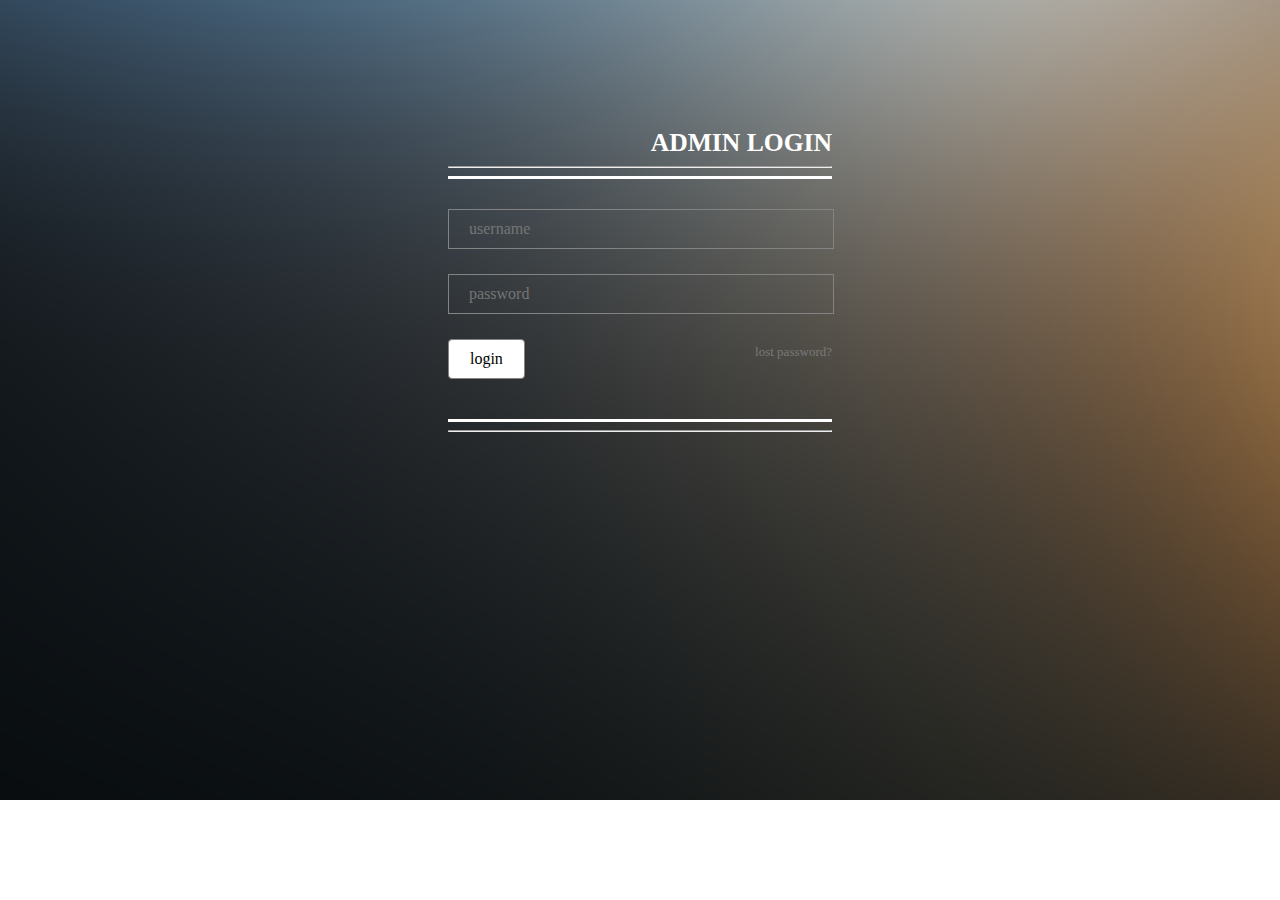
<file: AdminLogin/index.html>
<!DOCTYPE html>
<html lang="en">
<head>
        <meta charset="UTF-8">
        <meta name="viewport" content="width=device-width, initial-scale=1">
        <meta name="description" content="Here you can login your account...">
        <meta http-equiv="X-UA-Compatible" content="IE=edge">
        <title>Admin LogIn</title>
        
        <!-- Stylesheets -->
        <link rel="shortcut icon" href="favicon.png" type="image/x-icon">
        <link rel="stylesheet" type="text/css" href="css/normalize.css" media="all" />
        <link rel="stylesheet" type="text/css" href="css/font-awesome.min.css" media="all" />
        <link rel="stylesheet" type="text/css" href="style.css" media="all" />
        
        
        <!-- JS Files -->
        <script type="text/javascript" src="js/modernizr.js"></script>
</head>
<body>

    <div class="container">
            <h3>admin login</h3>
            
            <div class="border1">
                    <hr>
            </div>
            <form action="submit.html" target="_blank">
                <input type="text" placeholder="     username" name="username"   > 
                <input type="password" placeholder="     password" name="pass">
                <div class="submit">
                    <input type="submit" value="login">
                </div>
                <div class="lost"><a href="#">lost password?</a></div>
                
            </form>
            <div class="border2">
                    <hr>
            </div>
            
    </div>
    
</body>
</html>
</file>
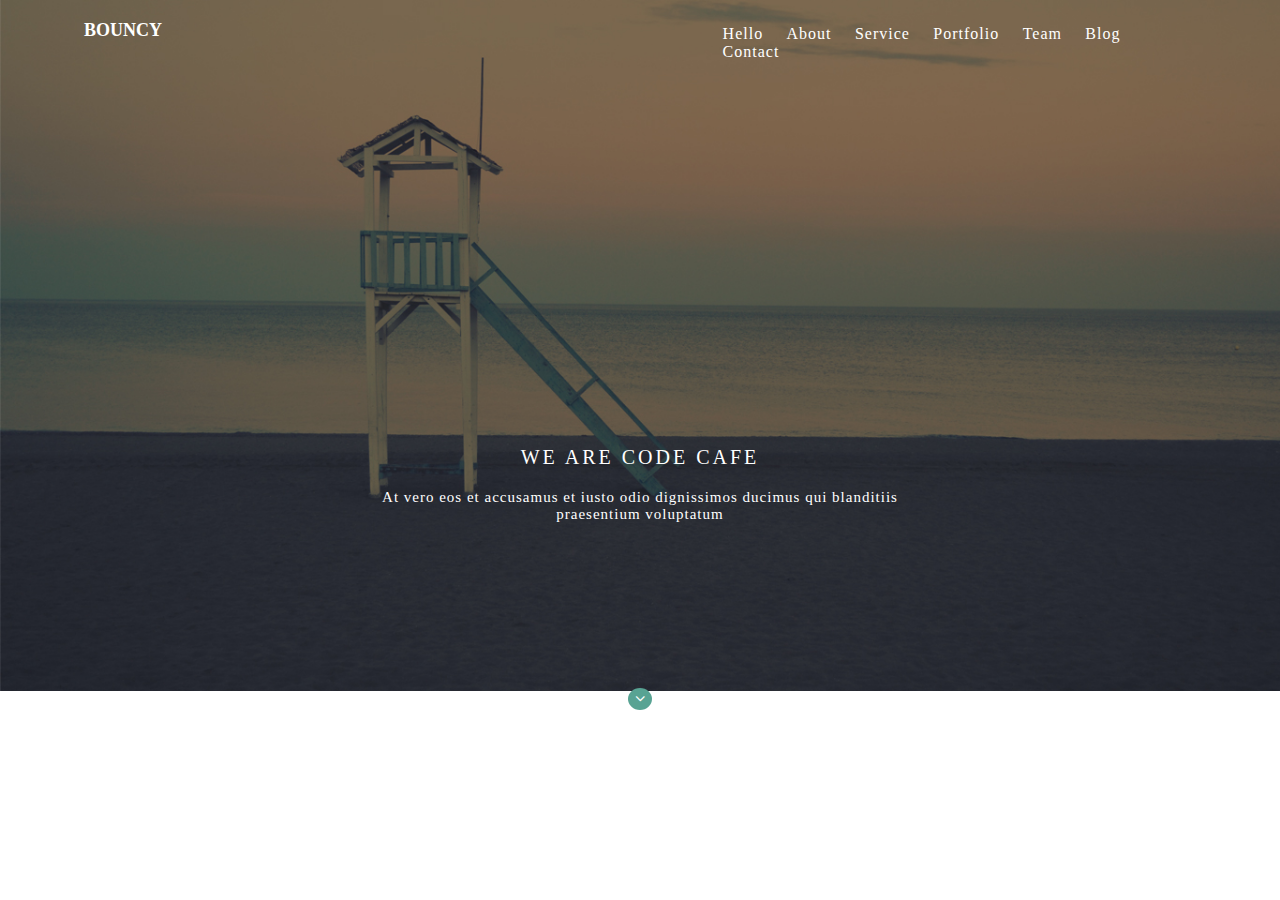
<file: Bouncy/index.html>
<!DOCTYPE html>
<html lang="en">
<head>
        <meta charset="UTF-8">
        <meta name="viewport" content="width=device-width, initial-scale=1">
        <meta name="description" content="Client stisfaction is our main target...">
        <meta http-equiv="X-UA-Compatible" content="IE=edge">
        <title>Bouncy</title>
        
        <!-- Stylesheets -->
        <link rel="shortcut icon" href="favicon.png" type="image/x-icon">
        <link rel="stylesheet" type="text/css" href="css/normalize.css" media="all" />
        <link rel="stylesheet" type="text/css" href="css/font-awesome.min.css" media="all" />
        <link rel="stylesheet" type="text/css" href="style.css" media="all" />
        
        
        <!-- JS Files -->
        <script type="text/javascript" src="js/modernizr.js"></script>
</head>
<body>
    
    <div class="intro-section">
       <div class="container">
            <div class="logo-area">
                    <h2>bouncy</h2>
            </div>
            <div class="main-menu">
                <ul>
                    <li class="active" ><a href="#">hello</a></li>
                    <li><a href="#">about</a></li>
                    <li><a href="#">service</a></li>
                    <li><a href="#">portfolio</a></li>
                    <li><a href="#">team</a></li>
                    <li><a href="#">blog</a></li>
                    <li><a href="#">Contact</a></li>
                </ul>
            </div>
            <div class="intro">
                <div class="intro-area">
                    <div class="main">
                        <p>we  are  code  cafe</p>
                    </div>
                    <div class="description">
                        <p>At vero eos et accusamus et iusto odio dignissimos ducimus qui blanditiis <br> praesentium voluptatum</p>
                    </div>
                </div>
                <div class="more">
                    <button> <i class="fa fa-angle-down"></i> </button>
        
                </div>
            </div>
       </div>
    </div>




</body>
</file>
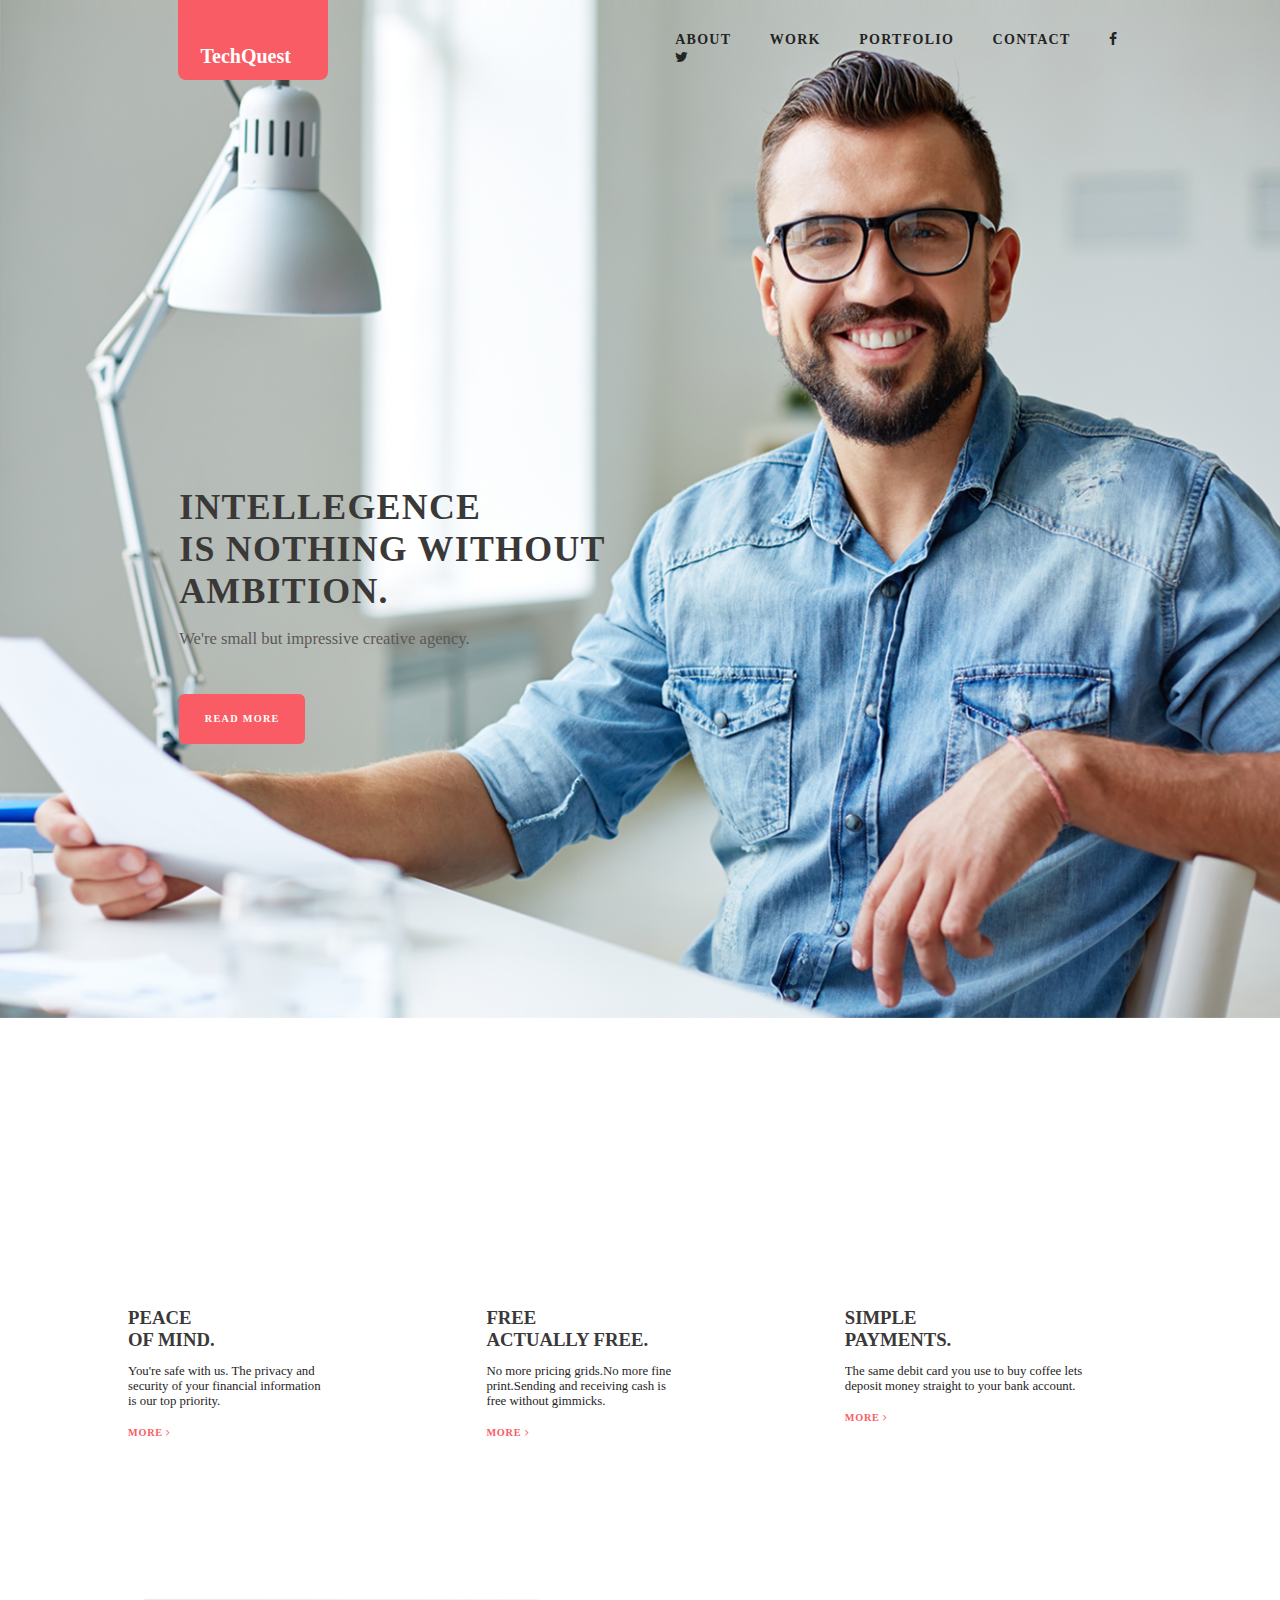
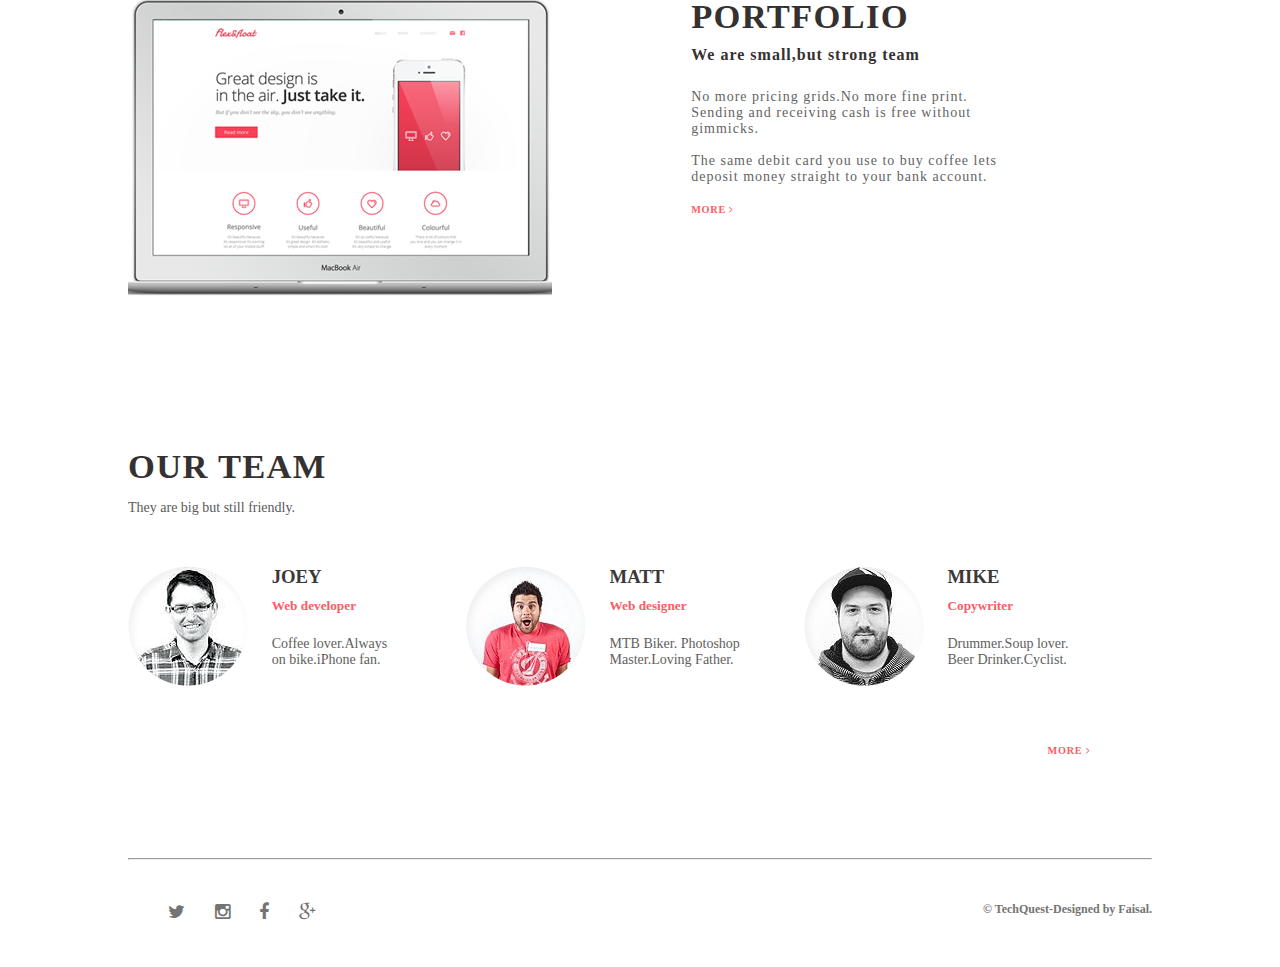
<file: Freelancer Portfolio/index.html>
<!DOCTYPE HTML>
<html lang="en-US">
<head>
	<meta charset="UTF-8">
	<meta name="viewport" content="width=device-width, initial-scale=1">
	<meta name="description" content="Client Satisfaction is our main motto.">
	<meta http-equiv="X-UA-Compatible" content="IE=edge">
	<title>TechQuest</title>
	
	<!-- Stylesheets -->
	<link rel="shortcut icon" href="favicon.png" type="image/x-icon">
	<link rel="stylesheet" type="text/css" href="css/normalize.css" media="all" />
	<link rel="stylesheet" type="text/css" href="css/font-awesome.min.css" media="all" />
	<link rel="stylesheet" type="text/css" href="style.css" media="all" />
	
	
	<!-- JS Files -->
	<script type="text/javascript" src="js/modernizr.js"></script>
</head>
<body>

	<!-----------------------------------------------------------
		------------------------------- Intro Section Start From Here ------------------
		---------------------------------------------------- -->

	<div class="intro-section">
		<div class="container">
				<div class="logo">
						<h3>TechQuest</h3>
					</div>
				
					<!-- navigation menu -->
					<div class="nav">
							<ul>
									<li><a href="#">about</a></li>
									<li><a href="#">work</a></li>
									<li><a href="#">portfolio</a></li>
									<li><a href="#">contact</a></li>
									<li><a href="#"><i class="fa fa-twitter"></i></a></li>
									<li><a href="#"><i class="fa fa-facebook"></i></a></li>
								</ul>
					</div>
					
					<div class="motto-part">
							<div class="motto">
									<h2>intellegence <br> is nothing without <br> ambition.</h2>
									<p>We're small but impressive creative agency.</p>
								</div>
								<div class="more">
										<a href="#">read more</a>
								</div>
					</div>
					
					
		</div>
	</div>



	<!-- ---------------------------------------------------------------------------
		-------------------------------------- Service-Section Start From Here --------------------
	------------------------------------------------------------------------------------- -->

		<div class="container">
				<div class="service-section">

						<div class="peace">
							<h3>peace <br>
								of mind.
							</h3>
							<p>You're safe with us. The privacy and <br>
							security of your financial information <br> is our top priority.</p>
							<a href="#">more <i class="fa fa-angle-right"></i> </a>
						</div>
						<div class="free">
							<h3>free <br> actually free.</h3>
							<p>No more pricing grids.No more fine <br> print.Sending and receiving cash is <br> free without gimmicks.</p>
							<a href="#">more <i class="fa fa-angle-right"></i> </a>
						</div>
						<div class="simple">
							<h3>simple <br> payments.</h3>
							<p>The same debit card you use to buy coffee lets deposit money straight to your bank account.</p>
							<a href="#">more <i class="fa fa-angle-right"> </i></a>
						</div>
					</div>
		</div>
	

<!-- ---------------------------------------------------------------------------
		--------------------------------------Portfolio-Section Start From Here --------------------
	------------------------------------------------------------------------------------- -->

	<div class="portfolio-section">

		<div class="container">
			
				<div class="mac">
						<img src="images/mac.jpg" alt="macbook">
				</div>
				<div class="portfolio">
					<h2>portfolio</h2>
					<h4>We are small,but strong team</h4>
					<p>
						No more pricing grids.No more fine print. <br> Sending and receiving cash is free without gimmicks.
					<br>
					<br>
					The same debit card you use to buy coffee lets <br> deposit money straight to your bank account.
					</p>
					<a href="#">more <i class="fa fa-angle-right"> </i></a>
				</div>
		</div>
		
	</div>

	<!-- ---------------------------------------------------------------------------
		--------------------------------------Team-Section Start From Here --------------------
	------------------------------------------------------------------------------------- -->

	<div class="team-section">

		<div class="container">
			<div class="main">
				<h2>our team</h2>
				<p>They are big but still friendly.</p>
			</div>
			

			<div class="individual-detail">

			
				<div class="first">
					<div class="image">
						<img src="images/first.jpg" alt="image">
					</div>
					<div class="about">
						<h3>joey</h3>
						<h5>Web developer</h5>
						<p>Coffee lover.Always <br> on bike.iPhone fan.</p>
					</div>
				</div>
				<div class="second">
					<div class="image">
						<img src="images/second.jpg" alt="image">
					</div>
					<div class="about">
						<h3>matt</h3>
						<h5>Web designer</h5>
						<p>MTB Biker. Photoshop <br> Master.Loving Father.</p>
					</div>
				</div>
				<div class="third">
					<div class="image">
							<img src="images/third.jpg" alt="image">
					</div>
					<div class="about">
						<h3>mike</h3>
						<h5>Copywriter</h5>
						<p>Drummer.Soup lover. <br> Beer Drinker.Cyclist.</p>
					</div>
				</div>
			</div>
			<div class="detail">
					<a href="#">more <i class="fa fa-angle-right"></i></a>
			</div>

		</div>

	</div>


	<!-- ---------------------------------------------------------------------------
		--------------------------------------Footer-Section Start From Here --------------------
	------------------------------------------------------------------------------------- -->


	<div class="footer-section">
		<div class="container">
				<hr>
				<br>
			
				<div class="social">
					<ul>
						<li><a href="#"><i class="fa fa-twitter"></i></a></li>
						<li><a href="#"><i class="fa fa-instagram"></i></a></li>
						<li><a href="#"><i class="fa fa-facebook"></i></a></li>
						<li><a href="#"><i class="fa fa-google-plus"></i></a></li>
					</ul>
				</div>
				<div class="copyright">
					<p>&copy; TechQuest-Designed by <a href="www.facebook.com/faisal0218" target="_blank">Faisal.</a> </p>
				</div>
		</div>
		
	</div>

    
	
	
</body>
</html>
</file>
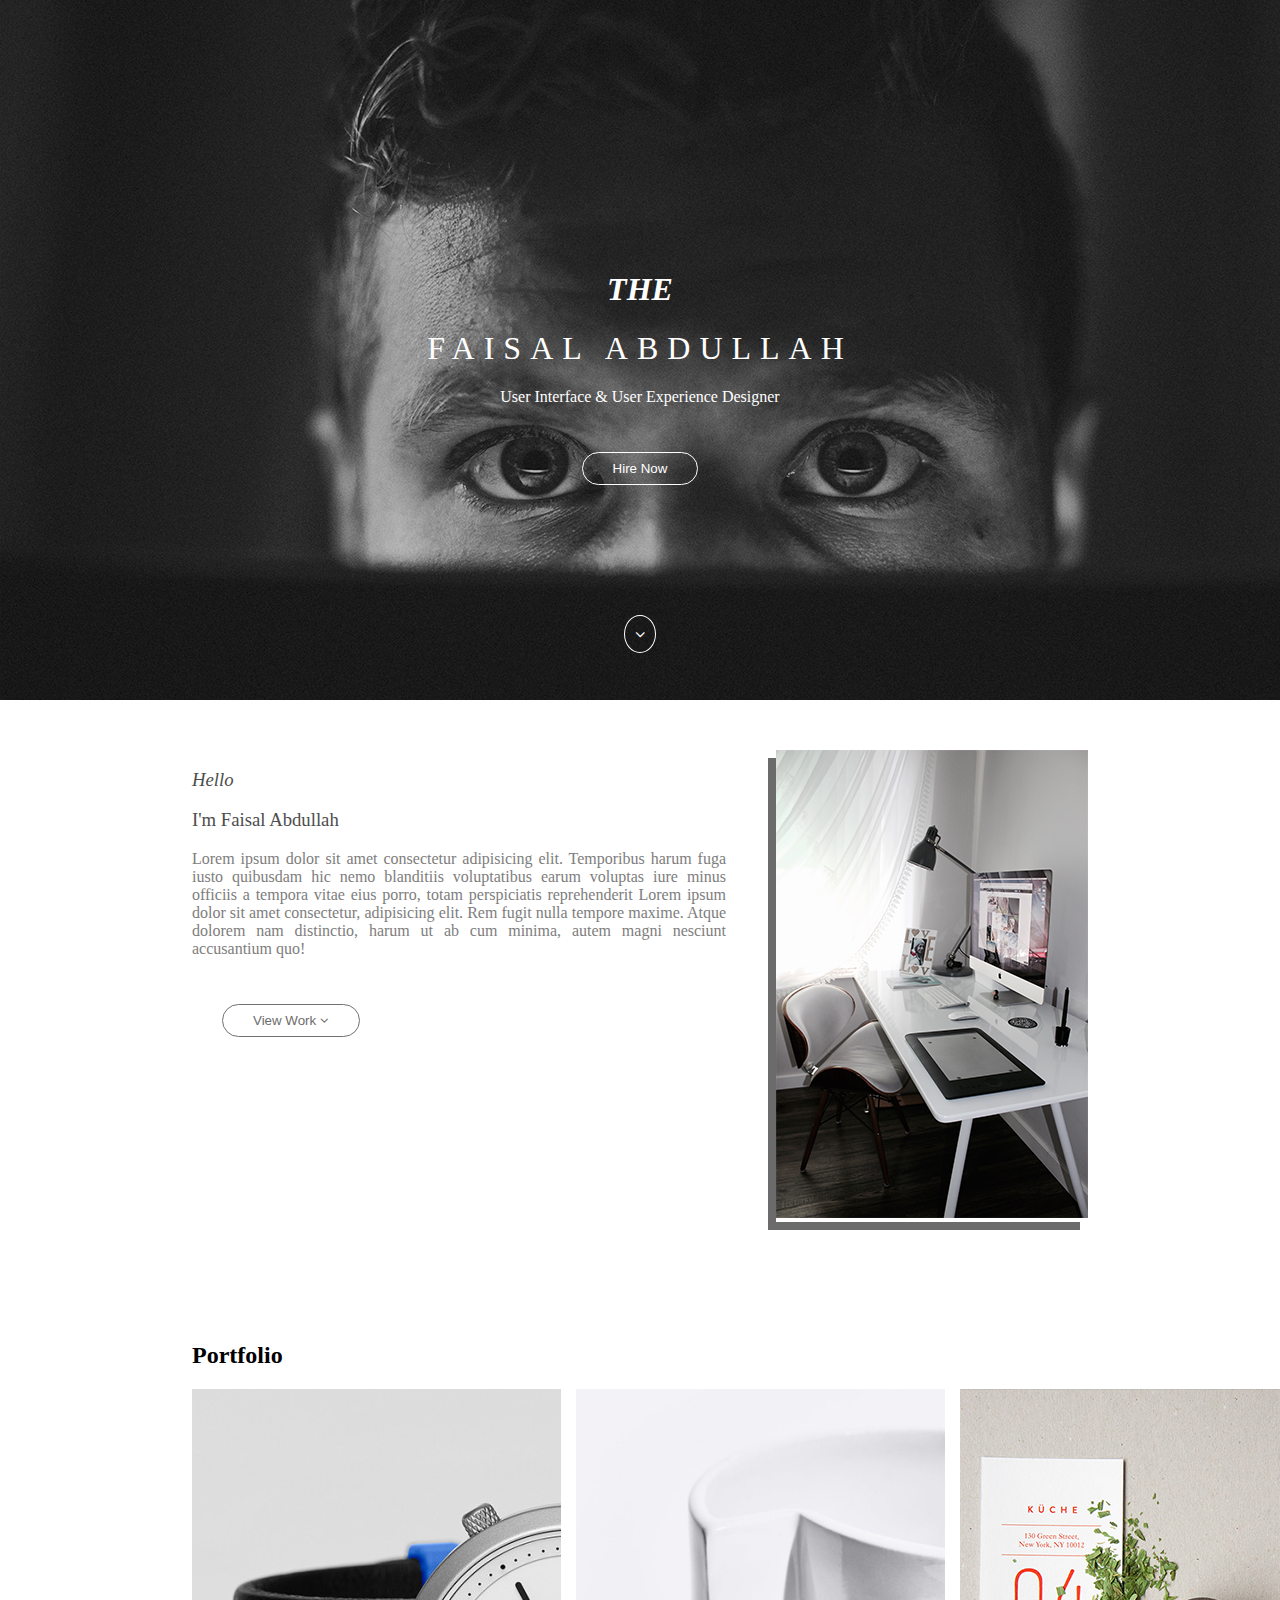
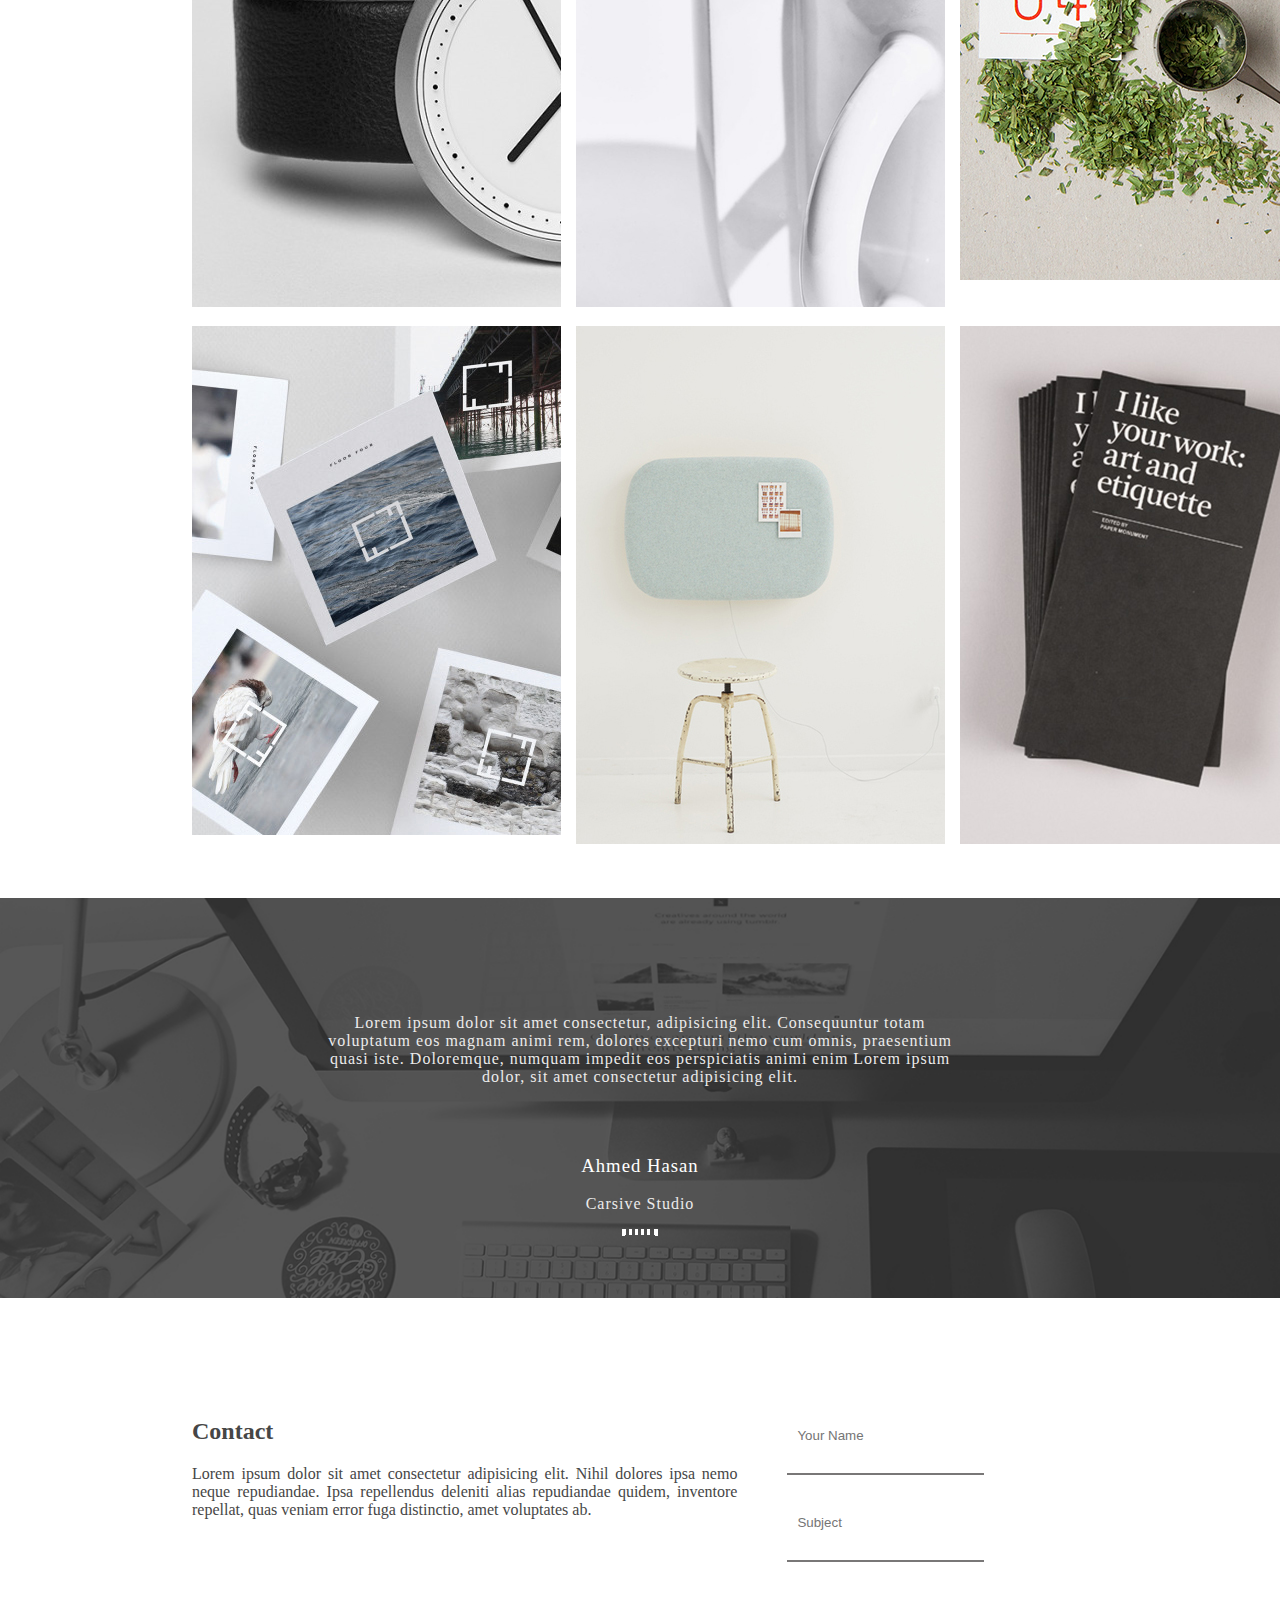
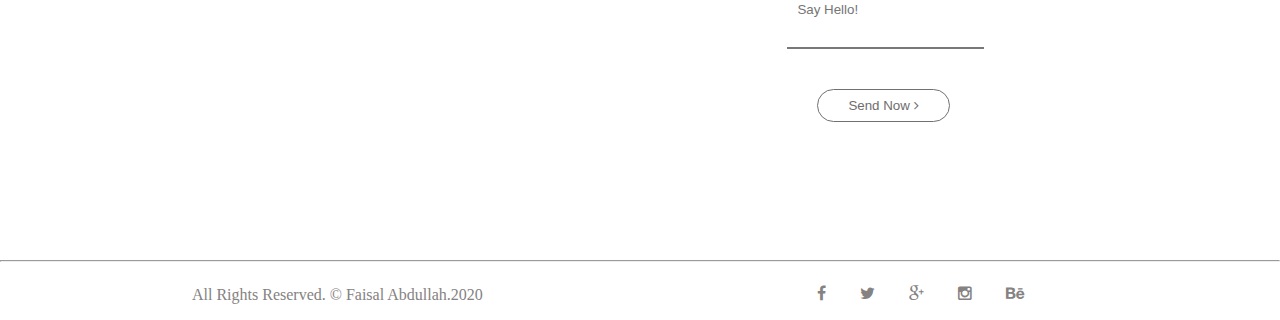
<file: Landing Page/index.html>
<!DOCTYPE html>
<html lang="en">
<head>
    <meta charset="UTF-8">
    <meta name="viewport" content="width=device-width, initial-scale=1.0">
    <title>Faisal Abdullah</title>
    <link rel="stylesheet" href="css/style.css">
    <link rel="stylesheet" href="css/font-awesome.min.css">

</head>
<body>
    <header>
        <div class="fullbio">
            <div class="bio">
                <h1 class="stylish">the</h1>
                <h1 class="name">faisal abdullah</h1>
                <p>user interface & user experience designer</p>
            
            <div class="hire"> 
                <button type="button" name="hirebutton">hire now</button>
            </div>
        </div> 
           
        <div class="more">
                <a href="#"><i class="fa fa-angle-down"></i></a> 
             </div>
        </div>
        
    </header>

    <section class="about container">
        <div class="main">
            <h3 class="stylish">hello</h3>
            <h3>i'm faisal abdullah</h3>
            <p>Lorem ipsum dolor sit amet consectetur adipisicing elit. Temporibus harum fuga iusto quibusdam hic nemo blanditiis voluptatibus earum voluptas iure minus officiis a tempora vitae eius porro, totam perspiciatis reprehenderit Lorem ipsum dolor sit amet consectetur, adipisicing elit. Rem fugit nulla tempore maxime. Atque dolorem nam distinctio, harum ut ab cum minima, autem magni nesciunt accusantium quo! </p>

            <button type="button" name="workbutton">view work  <i class="fa fa-angle-down"></i> </button>
        </div>
        <div class="img"> <img src="images/desk.jpg" alt=""> </div>
    </section>

    <section class="portfolio container">
        <h2>portfolio</h2>
        <div class="completedproject">
            <div class="one"><img src="images/watch.jpg" alt="watch"></div>
            <div class="two"><img src="images/mug.jpg" alt="mug"></div>
            <div class="three"><img src="images/lif.jpg" alt="liflet"></div>
            <div class="four"><img src="images/wall.jpg" alt="wallmatt"></div>
            <div class="five"><img src="images/tool.jpg" alt="tool"></div>
            <div class="six"><img src="images/appr.jpg" alt="appr"></div>
        </div>
    </section>
    
    <section class="recomendation">
        <div class="container recwrap">
        <p>Lorem ipsum dolor sit amet consectetur, adipisicing elit. Consequuntur totam voluptatum eos magnam animi rem, dolores excepturi nemo cum omnis, praesentium quasi iste. Doloremque, numquam impedit eos perspiciatis animi enim Lorem ipsum dolor, sit amet consectetur adipisicing elit. </p>

        <h3>ahmed hasan</h3>
        <p>Carsive Studio</p>

        <div class="break"></div>
        </div>
    </section>

    <section class="contact ">
        <div class="left">
            <h2>contact</h2>
            <p>Lorem ipsum dolor sit amet consectetur adipisicing elit. Nihil dolores ipsa nemo neque repudiandae. Ipsa repellendus deleniti alias repudiandae quidem, inventore repellat, quas veniam error fuga distinctio, amet voluptates ab.</p>
        </div>
        <div class="right">
            <form action="#">
                <input type="text" placeholder="Your Name">
                <input type="text" placeholder="Subject">
                <input type="text" placeholder="Say Hello!" >
                <button type="submit">send now <i class="fa fa-angle-right"></i> </button>
            </form>
        </div>
    </section>

    <hr>

    <footer>
        <div class="copyright">
            <p>all rights reserved. &copy; faisal abdullah.2020</p>
        </div>
        <div class="social">
            <a><i class="fa fa-facebook"></i></a>
            <a><i class="fa fa-twitter"></i></a>
            <a><i class="fa fa-google-plus"></i></a>
            <a><i class="fa fa-instagram"></i></a>
            <a><i class="fa fa-behance"></i></a>
            <a><i class="fa fa-dribble"></i></a>
        </div>
    </footer>
</body>
</html>
</file>
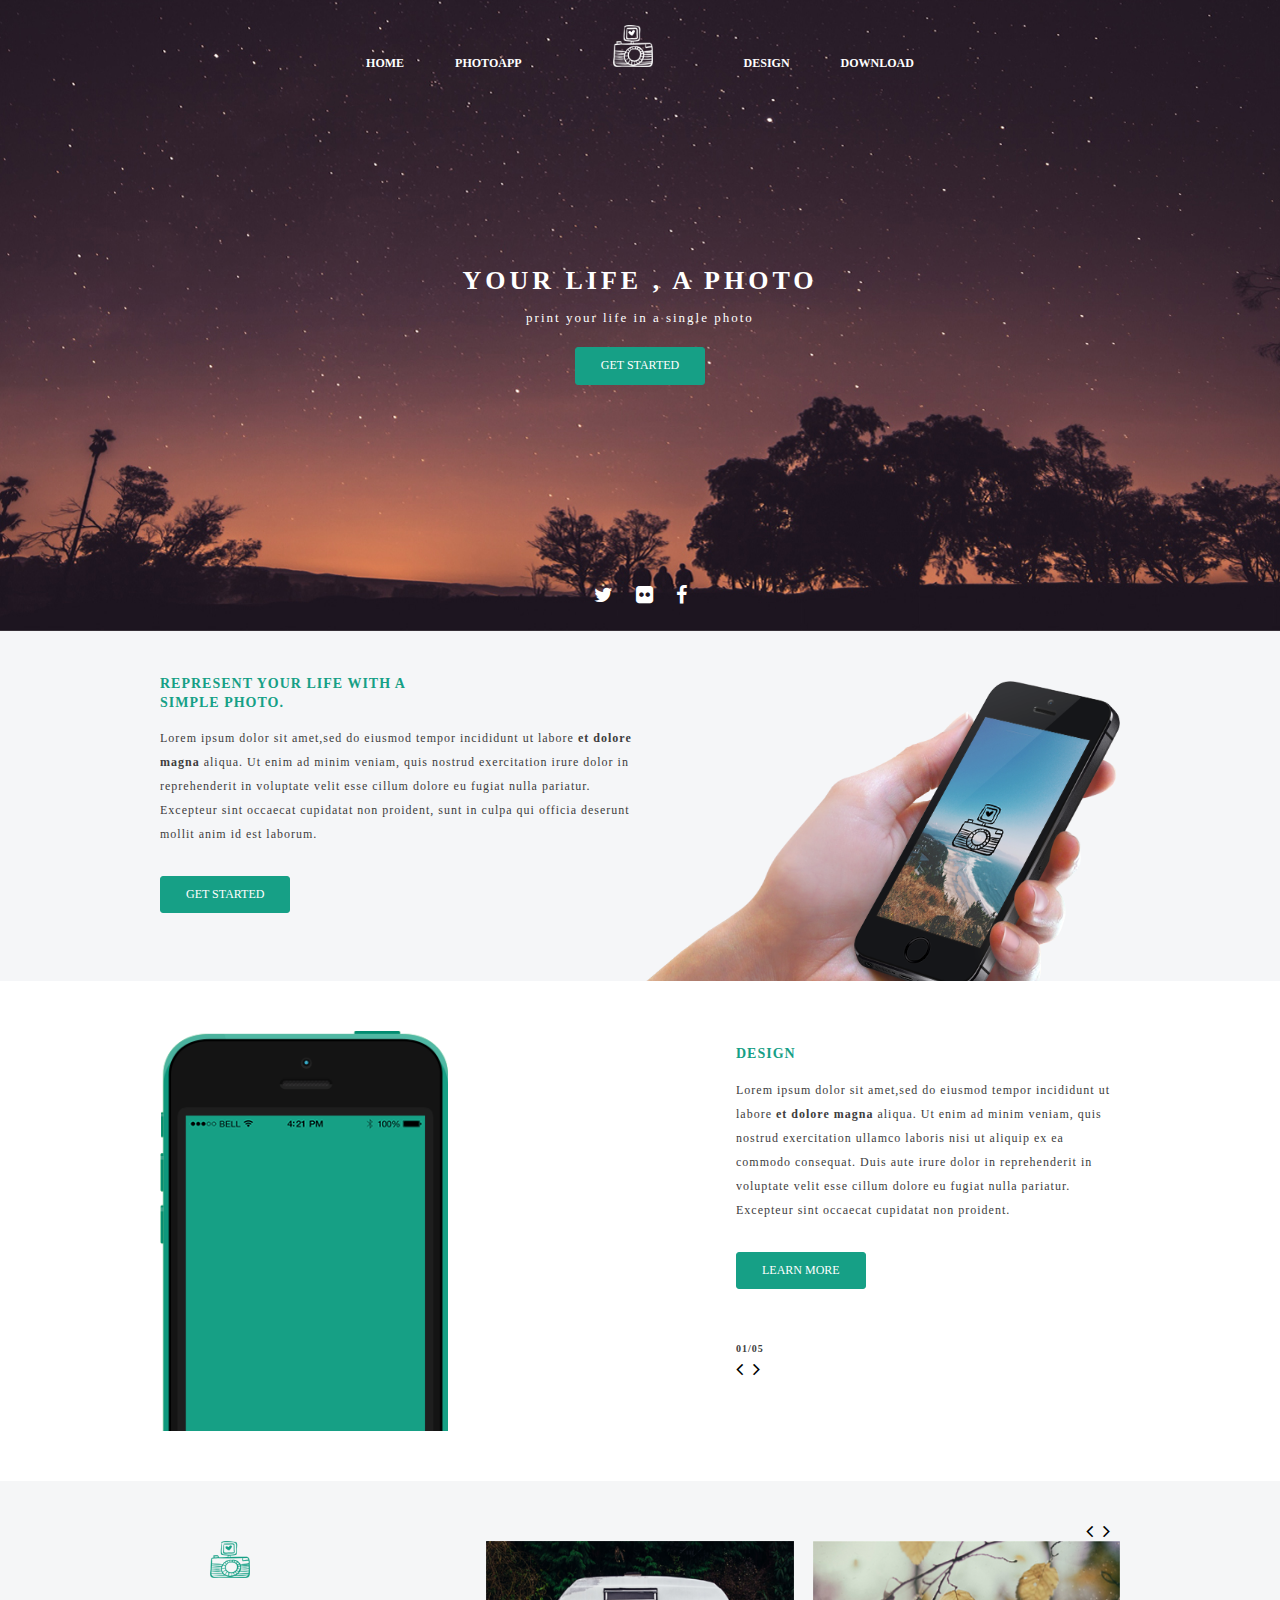
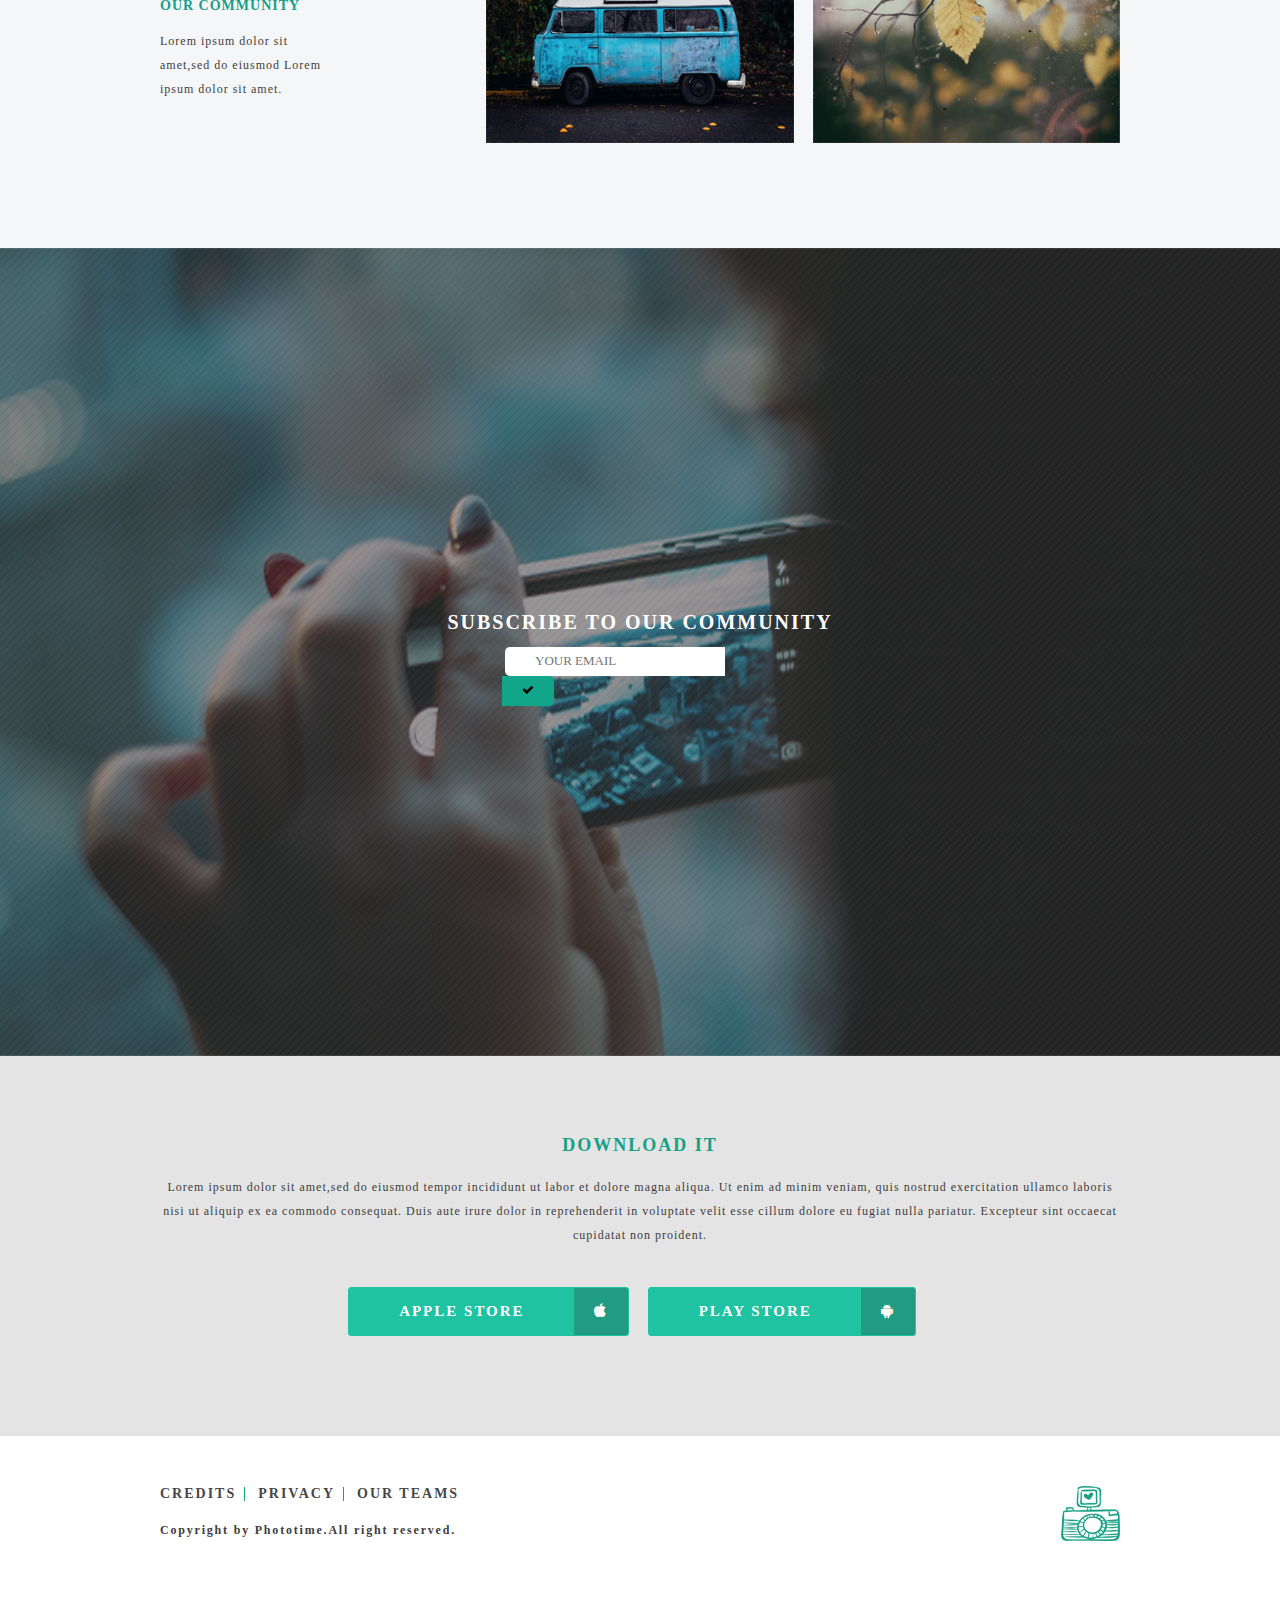
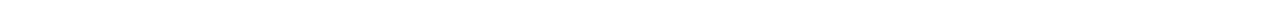
<file: Photo TIme/index.html>
<!DOCTYPE html>
<html lang="en">
<head>
    <meta charset="UTF-8">
    <meta name="viewport" content="width=device-width, initial-scale=1.0">
    <meta name="description" content="Phototime is a best website where you can download various kind of photo.">
    <meta http-equiv="X-UA-Compatible" content="ie=edge,chrome=1">
    <title>Phototime</title>

    <!-- stylesheet -->
    <link rel="stylesheet" type="text/css" href="css/normalize.css" media="all">
    <link rel="stylesheet" type="text/css" href="css/font-awesome.min.css" media="all">
    <link rel="stylesheet" type="text/css" href="style.css" media="all">

    <!-- js file -->
    <script  type="text/javascript" src="js/modernizr.js"></script>
</head>
<body>
    <!-- Header Area Starts -->
    <header class="header-area">
        <div class="container">
            <!-- nav menu starts -->
            <nav class="menu-area">
                <ul>
                    <li><a href="#">home</a></li>
                    <li><a href="#">photoapp</a></li>
                    <li class="logo" ><a href="#"><img src="images/logo.png" alt="logo"></a></li>
                    <li><a href="#">design</a></li>
                    <li><a href="#">download</a></li>
                </ul>
            </nav>
            <!-- nav menu ends -->     
            <div class="welcome-text">
                <h2> your life ,    a photo</h2>
                <h5>print your life in a single photo</h5>
                <a class="btn" href="#">get started</a>
            </div>

            <!-- social media link -->
            <nav class="social-media">
                <ul>
                    <li><a href="#"><i class="fa fa-twitter"></i></a></li>
                    <li><a href="#"><i class="fa fa-flickr"></i></a></li>
                    <li><a href="#"><i class="fa fa-facebook"></i></a></li>
                </ul>
            </nav>
        </div>
    </header>
    <!-- Header Area End -->


    <!-- Getting Started area start -->
    <section class="getting-started">
        <div class="container">
            <div class="row">
                <div class="text-area col-1-2">
                    <h3>Represent your life with a <br> simple photo.</h3>
                    <p>Lorem ipsum dolor sit amet,sed do eiusmod tempor incididunt ut labore <strong> et dolore magna</strong> aliqua. Ut enim ad minim veniam, quis nostrud exercitation  irure dolor in reprehenderit in voluptate velit esse cillum dolore eu fugiat nulla pariatur. Excepteur sint occaecat cupidatat non proident, sunt in culpa qui officia deserunt mollit anim id est laborum.</p>
                    <a class="btn" href="#">get started</a>
                </div>
                <div class="image-area col-1-2">
                    <img src="images/hand.png" alt="hand with mobile">
                </div>
            </div>  

        </div>
    </section>
    <!-- Getting Started area end -->


    <!-- design area start -->
    <section class="design-area">
        <div class="container">
            
            <div class="design">
                <div class="design-text">
                    <h3>design</h3>
                    <p>Lorem ipsum dolor sit amet,sed do eiusmod tempor incididunt ut labore <strong> et dolore magna</strong> aliqua. Ut enim ad minim veniam, quis nostrud exercitation ullamco laboris nisi ut aliquip ex ea commodo consequat. Duis aute irure dolor in reprehenderit in voluptate velit esse cillum dolore eu fugiat nulla pariatur. Excepteur sint occaecat cupidatat non proident.</p>
                    <a class="btn" href="#">Learn More</a>
                    <div class="slide">
                            <p>01/05</p>
                            <div class="arrow">
                                <a href=""><i class="fa fa-angle-left"></i><a href=""><i class="fa fa-angle-right"></i></a></a>
                            </div>
                    </div>
                </div>
            </div>  
        </div>
    </section>
    <!-- design area end -->
    <section class="community-area">
        <div class="container">
            <div class="nav"> 
                <a href="#"><i class="fa fa-angle-right"></i></a><a href="#"><i class="fa fa-angle-left"></i></a>
            </div>        
        </div>
    </section>
    <section class="commu-area">
        <div class="container">
                <div class="columns">
                        <div class="col-1-3">
                                <a><img src="images/logo-green.png" alt="logo"></a>
                                <h3>our community</h3>
                                <p>Lorem ipsum dolor sit <br> amet,sed do eiusmod Lorem <br> ipsum dolor sit amet.</p>
                        </div>
                        <div class="col-1-3">
                            <img src="images/van.png" alt="van">
                        </div>
                        <div class="col-1-3">
                            <img src="images/leaf.jpg" alt="leaf">
                        </div>
                    </div>
        </div>
    </section>
    <section class="subscribe-area">
        <div class="container">
            <h2>subscribe to our community</h2>
            <form action="#">
                    <input type="email" placeholder="your email">
                    <button><i class="fa fa-check"></i></button>
            </form>
        </div>
    </section>
    <section class="download-area">
        <div class="container">
            <h3>download it</h3>
            <p>Lorem ipsum dolor sit amet,sed do eiusmod tempor incididunt ut labor et dolore magna aliqua. Ut enim ad minim veniam, quis nostrud exercitation ullamco laboris nisi ut aliquip ex ea commodo consequat. Duis aute irure dolor in reprehenderit in voluptate velit esse cillum dolore eu fugiat nulla pariatur. Excepteur sint occaecat cupidatat non proident.</p>
            <form action="#">
                <button type="submit">apple store</button><button type="button"><i class="fa fa-apple"></i></button>
                <button type="submit">play store</button><button  type="button"><i class="fa fa-android"></i></button>
           </form>
        </div>
    </section>
    <footer class="footer-area">
        <div class="container">
                <div class="copyright">
                        <ul>
                            <li><a href="#">credits</a></li>
                            <li><a href="#">privacy</a></li>
                            <li><a href="#">our teams</a></li>
                            <li><img src="images/logo-green.png" alt="green logo"></li>
                        </ul>
                        <p>Copyright by Phototime.All right reserved.</p>
                        
                </div>
                
                
        </div>
    </footer>
</body>
</html>
</file>
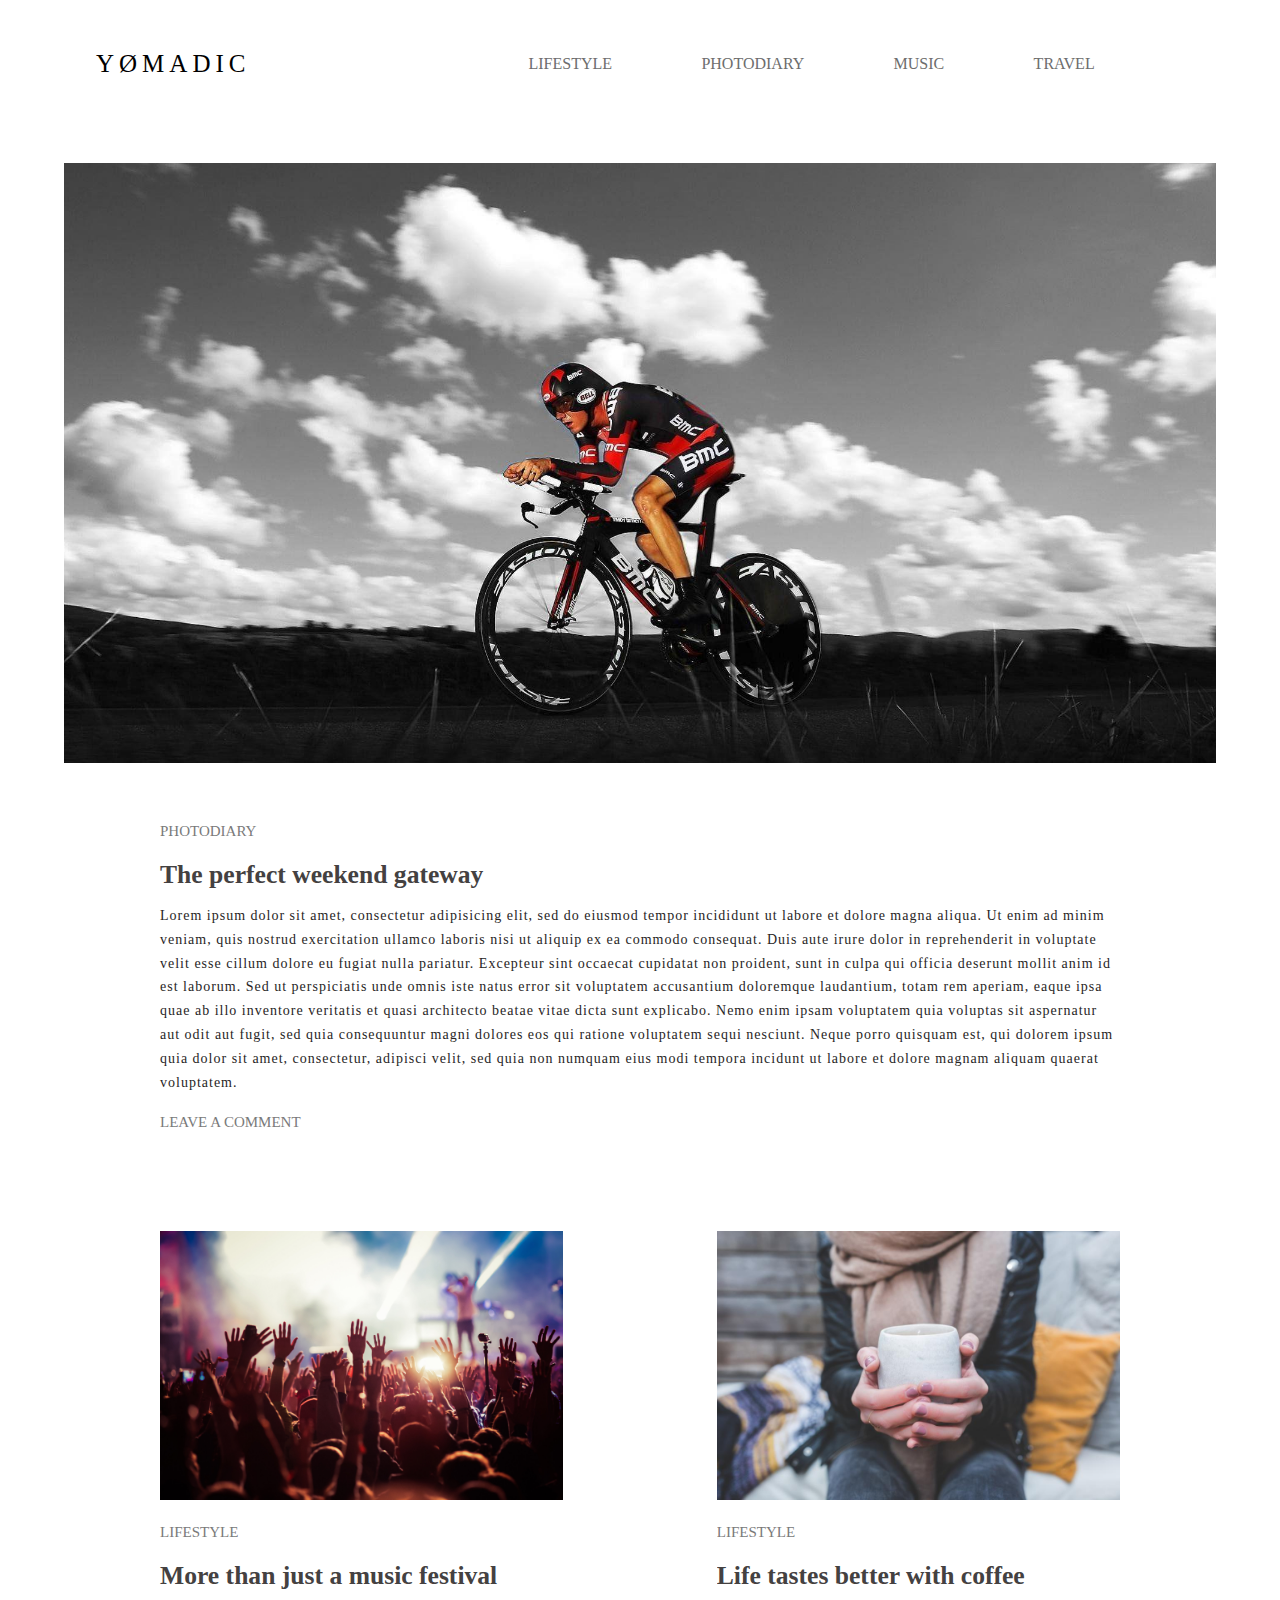
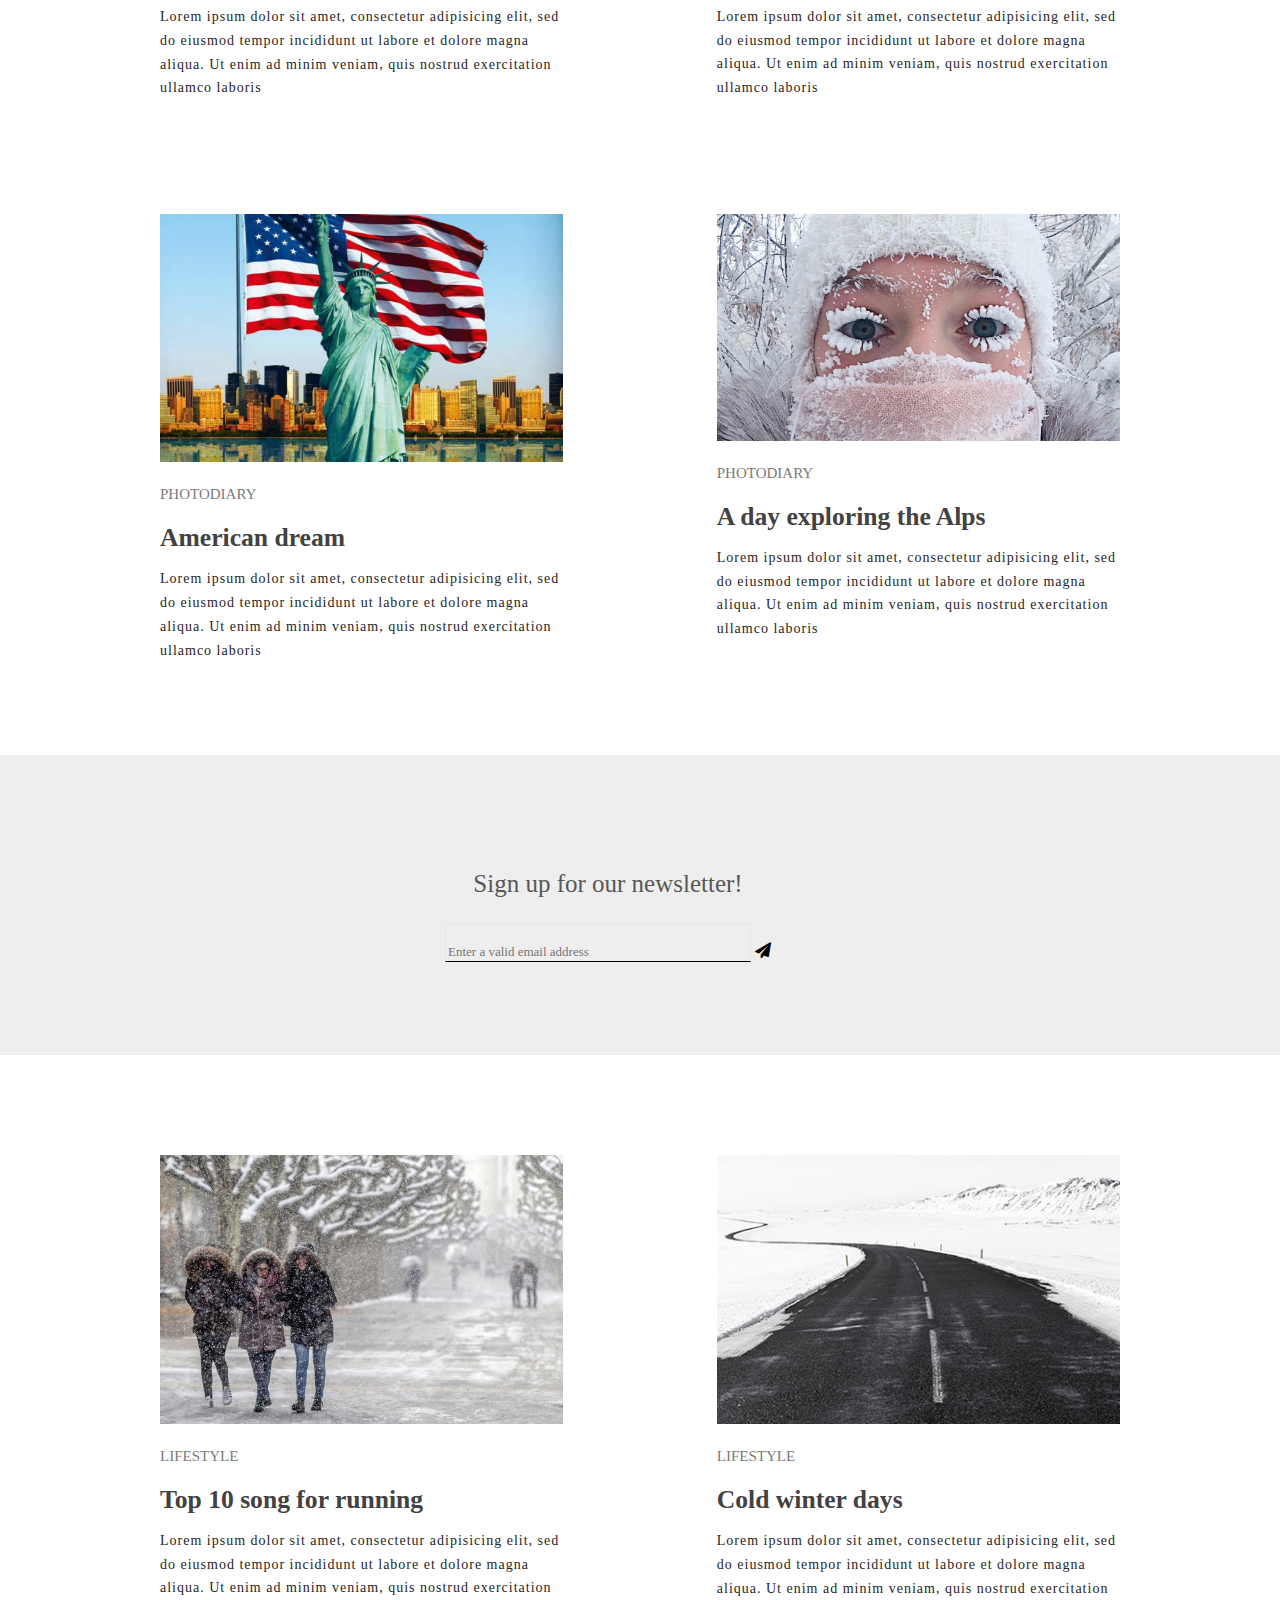
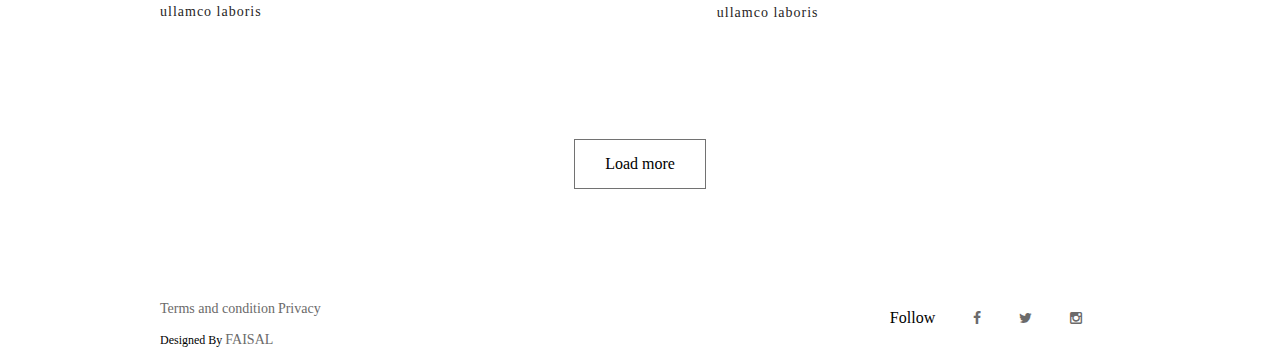
<file: yomadic Blog/index.html>
<!DOCTYPE html>
<html lang="en">
<head>
    <meta charset="UTF-8">
    <meta name="viewport" content="width=device-width, initial-scale=1.0">
    <!-- <meta http-equiv="refresh" content=".5" > -->
    <meta http-equiv="X-UA-Compatible" content="ie=edge">
    <title>Yomadic</title>

    <!-- Stylesheets -->
	<link rel="shortcut icon" href="favicon.png" type="image/x-icon">
	<link rel="stylesheet" type="text/css" href="css/normalize.css" media="all" />
	<link rel="stylesheet" type="text/css" href="css/font-awesome.min.css" media="all" />
	<link rel="stylesheet" type="text/css" href="style.css" media="all" />
	
	
	<!-- JS Files -->
    <script type="text/javascript" src="js/modernizr.js"></script>
</head>


<body>
    <div class="menu-area">
        <div class="container"> 
                <div class="logo">
                        <p>yØmadic</p>
                </div>
                <div class="nav">
                    <ul >
                        <li><a href="#">travel</a></li>
                        <li><a href="#">music</a></li>
                        <li><a href="#">photodiary</a></li>
                        <li><a href="#">lifestyle</a></<li>
                        
                    </ul>
                </div>
            </div>
        </div>
    </div>
    <div class="intro">
        <div class="minimo">     
        </div>
        <div class="post">
            <div class="container2">
                <div class="highlight">photodiary</div>
                <h5>The perfect weekend gateway</h5>
                <p>Lorem ipsum dolor sit amet, consectetur adipisicing elit, sed do eiusmod tempor incididunt ut labore et dolore magna aliqua. Ut enim ad minim veniam, quis nostrud exercitation ullamco laboris nisi ut aliquip ex ea commodo consequat. Duis aute irure dolor in reprehenderit in voluptate velit esse cillum dolore eu fugiat nulla pariatur. Excepteur sint occaecat cupidatat non proident, sunt in culpa qui officia deserunt mollit anim id est laborum. Sed ut perspiciatis unde omnis iste natus error sit voluptatem accusantium doloremque laudantium, totam rem aperiam, eaque ipsa quae ab illo inventore veritatis et quasi architecto beatae vitae dicta sunt explicabo. Nemo enim ipsam voluptatem quia voluptas sit aspernatur aut odit aut fugit, sed quia consequuntur magni dolores eos qui ratione voluptatem sequi nesciunt. Neque porro quisquam est, qui dolorem ipsum quia dolor sit amet, consectetur, adipisci velit, sed quia non numquam eius modi tempora incidunt ut labore et dolore magnam aliquam quaerat voluptatem.</p>
                <div class="highlight"> leave a comment </div>
            </div>
        </div>
    </div>
    <div class="featured-area">
        <div class="container2">
                <div class="up">
                        <div class="music">
                            <img src="images/music.jpg" alt="music">
                            <div class="highlight">
                                lifestyle
                            </div>
                            <h5>More than just a music festival</h5>
                            <p>Lorem ipsum dolor sit amet, consectetur adipisicing elit, sed do eiusmod tempor incididunt ut labore et dolore magna aliqua. Ut enim ad minim veniam, quis nostrud exercitation ullamco laboris </p>                
                        </div>
                        <div class="coffee">
                            <img src="images/coffee.jpg" alt="coffee">
                            <div class="highlight">
                                lifestyle
                            </div>
                            <h5>Life tastes better with coffee</h5>
                            <p>Lorem ipsum dolor sit amet, consectetur adipisicing elit, sed do eiusmod tempor incididunt ut labore et dolore magna aliqua. Ut enim ad minim veniam, quis nostrud exercitation ullamco laboris</p>
                        </div>
                    </div>
                    <div class="down">
                        <div class="dream">
                            <img src="images/dream.jpg" alt="dream">
                            <div class="highlight">
                                photodiary
                            </div>
                            <h5>American dream</h5>
                            <p>Lorem ipsum dolor sit amet, consectetur adipisicing elit, sed do eiusmod tempor incididunt ut labore et dolore magna aliqua. Ut enim ad minim veniam, quis nostrud exercitation ullamco laboris</p>
                        </div>
                        <div class="explore">
                            <img src="images/explore.jpg" alt="explore">
                            <div class="highlight">
                                photodiary
                            </div>
                            <h5>A day exploring the Alps</h5>
                            <p>Lorem ipsum dolor sit amet, consectetur adipisicing elit, sed do eiusmod tempor incididunt ut labore et dolore magna aliqua. Ut enim ad minim veniam, quis nostrud exercitation ullamco laboris</p>
                        </div>
                    </div>
        </div>
    </div>
    <div class="signup-area">
        <div class="container2">
            <p>Sign up for our newsletter!</p>
            <input type="text"  placeholder="Enter a valid email address" > <a> <a class="fa fa-send"></a> </a>
        </div>
    </div>
    <div class="post-area">
        <div class="container2">
            <div class="down">
                <div class="dream">
                    <img src="images/run.jpg" alt="dream">
                    <div class="highlight">
                        lifestyle
                    </div>
                    <h5>Top 10 song for running</h5>
                    <p>Lorem ipsum dolor sit amet, consectetur adipisicing elit, sed do eiusmod tempor incididunt ut labore et dolore magna aliqua. Ut enim ad minim veniam, quis nostrud exercitation ullamco laboris</p>
                </div>
                <div class="explore">
                    <img src="images/winter.jpg" alt="explore">
                    <div class="highlight">
                        lifestyle
                    </div>
                    <h5>Cold winter days</h5>
                    <p>Lorem ipsum dolor sit amet, consectetur adipisicing elit, sed do eiusmod tempor incididunt ut labore et dolore magna aliqua. Ut enim ad minim veniam, quis nostrud exercitation ullamco laboris</p>
                </div>
            </div>
            <div class="more">
                <button>Load more</button>
            </div>
        </div>
    </div>
    <div class="footer-area">
        <div class="container2">
            <div class="copyright">
                <p> <a href="#">Terms and condition</a> <a href="#">Privacy</a> <br>
                <br>  Designed By <a href="#">FAISAL</a> </p>
                <div class="nav">
                    <ul>
                        <li><a href="#"> <i class="fa fa-instagram"></i> </a></li>
                        <li><a href="#"> <i class="fa fa-twitter"></i> </a></li>
                        <li><a href="#"> <i class="fa fa-facebook"></i> </a></li>
                        <li>Follow</li>
                    </ul>
                </div>
            </div>
        </div>
    </div>
    
</body>
</html>
</file>
<file: AdminLogin/style.css>
body{
    margin:0;
    background-image:url(images/admin-login.png);
    background-size:100% auto;
    background-repeat:no-repeat;
    font-family: Cambria, Cochin, Georgia, Times, 'Times New Roman', serif;
}
.container{
    width:30%;
    margin:auto;
    margin-top:10%;
}
h3{
    text-align:right;
    text-transform:uppercase;
    font-size:2vw;
    color:white;
    margin:0;
}
input{
    display:block;
    background-color:transparent;
    border:1px solid rgb(131, 131, 131);
    width:100%;
    margin-bottom:25px;
    padding:10px 0px;
    
}
.submit input{
    width:20%;
    background-color:white;
   float:left;
   border-radius:4px; 
}
.submit input:hover{
    background-color:rgb(170, 167, 167);
}
.lost{
    text-align:right;
}
a{
    display:inline-block; 
    
    overflow:hidden;
    color:rgb(122, 122, 122);
    text-decoration:none;
    font-size:13px;
    margin-top:5px;
}
a:hover{
    color:white;
}
.border1{
    border-bottom:3px solid white;
    margin-bottom:30px;
}
.border2{
    margin-top:55px;
    border-top:3px solid white;
}
</file>
<file: Bouncy/style.css>
body{
    margin:0;
    font-family:tahoma;
}
.container{
    width:90%;
    margin:auto;
}
.intro-section{
    height:700px;
    background-image:url(images/main-background.jpg);
    background-repeat:no-repeat;
    background-size:100% auto;
    
    
}
.intro-section .logo-area{
    float:left;
    
}
.intro-section .logo-area h2{
    margin:0;
    padding:20px;
    color:white;
    text-transform:uppercase;
    font-size:18px;
}
.intro-section .main-menu{
  
    margin-left:55%;
 }

.intro-section .main-menu ul{
    list-style:none;
    margin:0;
    padding:25px;

}
.intro-section .main-menu ul li{
    float:left;
    margin-right:5%;
    display:inline;
}

.intro-section .main-menu ul li:nth-child(7){
    float:none;
}
.intro-section .main-menu ul li a{
    text-decoration:none;
    color:white;
    text-transform:capitalize;
    letter-spacing: 1px;
}
.intro-section .main-menu ul li a:hover{
    color:rgb(61, 86, 109)
}
.intro-area{
    text-align:center;
    margin-top:40vh;
}
.intro{
    overflow:hidden;
}
.intro-area .main p{
    color:white;
    text-transform:uppercase;
    font-size:20px;
    letter-spacing:3px;
}
.intro-area .description p{
    color:white;
    font-size:15px;
    letter-spacing:1px;
}
.more{
    padding-top:150px;
    text-align:center;
}
.more i{
    color:white;
}
.more button{
    background-color:rgb(88, 163, 147);
     border:1px solid transparent;
    border-radius:50%;
}
</file>
<file: Freelancer Portfolio/style.css>
body{
    margin:0;
    font-family:tahoma;
}
.container{
    width:80%;
    margin:auto;
}

/* *********************________________________________
_________________________________Intro Section Style Start Here_______________
________________________________********************************************* */
.intro-section{
    margin:0;
    background-image: url(images/freelancer.png);
    background-repeat:no-repeat;
    background-size:100%;
    height:1257px;  
}


.intro-section .logo{
    width:150px;
    height:80px;
    background-color:#FA5C65;
    border-radius:0 0 8px 8px;
    position:relative;
    margin-left:50px;
    float:left;
    margin-right:30%;
}
.intro-section .logo h3{
    margin:0;
    color:white;
    font-size:20px;
    position:absolute;
    bottom:15%;
    left:15%;
}
.intro-section .nav ul{
    list-style:none;
    overflow:hidden;
    margin-top:0;
    padding-top:30px;
}
.intro-section .nav ul li{
    float:left;
    margin-right:3vw;
}
.intro-section .nav ul li:nth-child(6){
    float:none;
    margin-right:0;
}
.intro-section .nav ul li a{
    text-decoration:none;
    text-transform:uppercase;
    color:rgb(36, 35, 35);
    font-weight:bold;
    font-size:14px;
    letter-spacing:.1vw;
}
.intro-section .nav ul li a:hover{
    color:rgb(180, 93, 93);
}

.motto-part{
  margin-top:420px;
  margin-left:4vw;
}
.motto h2{
    margin-bottom:0;
    text-transform:uppercase;
    font-size:2.8vw;
    letter-spacing:.1vw;
    font-weight:bold;
    color:rgb(59, 56, 56);
}
.motto p{
    font-size:1.3vw;
    color:rgb(92, 88, 88);
}

.more{
    margin-top:60px;
}
.more a{
    background-color:#FA5C65;
    color:white;
    padding:1.5vw 2vw;
    text-decoration:none;
    text-transform:uppercase;
    font-weight: 600;
    font-size:.8vw;
    border-radius:6px;
    letter-spacing: .1vw; 
}
.more a:hover{
    background-color:rgb(202, 81, 87);
}

/* *********************________________________________
_________________________________Service Section Style Start Here_______________
________________________________********************************************* */

.service-section{
    height:250px;
    margin-top:50px;
}

.service-section h3{
    margin:0;
    text-transform:uppercase;
    color:rgb(59, 56, 56);
}
.service-section p{
    font-size:1vw;
    color:rgb(31, 30, 30);
}

.service-section a,
 .portfolio-section a,
 .team-section .detail a{
    text-decoration:none;
    text-transform:uppercase;
    color:#FA5C65;
    font-size:.8vw;
    font-weight: 600;
    letter-spacing: .06vw; 
}
.service-section a:hover,
 .portfolio-section a:hover,
 .team-section .detail a:hover{
    color:rgb(116, 56, 64);
 }
.service-section .peace{
    float:left;
    width:25%;
    margin-right:10%;
}
.service-section .free{
    overflow:hidden;
    float:left;
    width:25%;
    margin-right:10%;
}
.service-section .simple{
    overflow:hidden;
    width:25%;
}

/* *********************________________________________
_________________________________Portfolio Section Style Start Here_______________
________________________________********************************************* */

.portfolio-section .mac{
    width:30%;
    float:left;
    margin-right:25%;
}

.portfolio-section .mac img{

}
.portfolio-section .portfolio{
    width:33%;
    overflow:hidden;
    
}
.portfolio-section .portfolio h2{
    margin-top:40px;
    margin-bottom:10px;
    font-size:2.7vw;
    letter-spacing:.1vw;
    text-transform:uppercase;
    color:rgb(53, 49, 49);
}
.portfolio-section .portfolio h4{
    color:rgb(53, 49, 49);
    letter-spacing: 1px;
    margin-top:0;
    margin-bottom:25px;
}
.portfolio-section .portfolio p{
    font-size:14px;
    letter-spacing: 1px;
    color:rgb(99, 99, 99);
}

/* *********************________________________________
_________________________________Team Section Style Start Here_______________
________________________________********************************************* */

.team-section{
    margin-top:150px;
    margin-bottom:100px;
}
.team-section .main{
    margin-bottom:50px;
    margin-top:230px;
}
.team-section .main h2{
    
    margin-bottom:0;
    font-size:2.7vw;
    letter-spacing:.1vw;
    text-transform:uppercase;
    color:rgb(53, 49, 49);
}
.team-section .main p{
    font-size:14px;
    color:rgb(92, 90, 90);
}
.team-section h3{
    margin:0;
    text-transform:uppercase;
    color:rgb(59, 56, 56);
}
.team-section .individual-detail .image{
    float:left;
    margin-right:7%;
}
.team-section .individual-detail .about{
    overflow:hidden;
}
.team-section .individual-detail .about h3{
    margin:0;
}
.team-section .individual-detail .about h5{
    margin-top:10px;
    color:#FA5C65;
}
.team-section .individual-detail .about p{
    font-size:14px;
    color:rgb(97, 96, 96);
}
.team-section .first{
    float:left;
    width:33%;
}
.team-section .second{
    overflow:hidden;
    float:left;
    width:33%;
}
.team-section .third{
    overflow:hidden;
    width:33%;
}
.team-section .detail{

    text-align:right;
    margin-right:6%;
    margin-top:50px;
}

/* *********************________________________________
_________________________________Footer Section Style Start Here_______________
______________________********************************************* */

.footer-section{
    margin-bottom:50px;
}
.footer-section .social ul{
    list-style:none;
}
.footer-section .social ul li{
    float:left;
    margin-right:3%;
}
.footer-section .social ul li a{
    font-size:18px;
    text-decoration:none;
    color:rgb(116, 116, 116);
}
.footer-section .social ul li a:hover,
.footer-section .copyright a:hover{
    color:rgb(216, 119, 119);
}
.footer-section .copyright{
    text-align:right;
    font-size:12px;
    color:rgb(116, 116, 116);
    font-weight:bold;
}
.footer-section .copyright a{
    color:rgb(116, 116, 116);
    text-decoration: none;
}
</file>
<file: Landing Page/css/style.css>
body{
    margin: 0;
    padding: 0;
}
header {
    background-image:url(../images/Landingwopacity.jpg);
    background-repeat: no-repeat;
    background-size: cover;
    height: 700px;
    color: white;
    text-align: center;
}
    .fullbio {
        width: 50%;
        margin: auto;
        padding-top: 250px;
    }
    .stylish {
        font-style: italic;
    }
    h1{
        text-transform: uppercase;
    }
    .name { 
        letter-spacing: 9px;
        font-weight: 500;
        
    }
    header p,
    h2 {
        text-transform: capitalize;
    }
    button {
        background: transparent;
        color: white;
        text-transform: capitalize;
        border: 1px solid white;
        border-radius: 30px;
        padding: 8px 30px;
        margin: 30px;  
    }
    .hire {
        padding-bottom: 100px;
    }
    .more i {
        padding: 10px;
        border: 1px solid white;
        border-radius: 50%;
    }
    header a {
        color: white; 
    }
.about {
    display: flex;
    width: 70%;
    margin: auto;  
    padding: 50px;
    background-color: white;
}
    .main {
        padding-right: 50px;
        text-align: justify;
        color: rgb(126, 125, 125);
    }
    h3 {
        text-transform: capitalize;
        color: rgb(77, 77, 77);
        font-weight: 400;
    }
    .img {
        box-shadow: -8px 8px 0 0 rgb(107, 107, 107);
    }
.portfolio {
    width: 70%;
    margin: auto;
    padding : 50px;
}
    .completedproject {
        display : grid;
        grid-template-columns: 1fr 1fr 1fr;
        grid-gap: 15px;
    }
.recomendation {
    height: 400px;
    background: url(../images/desksecwopacity.jpg);
    background-repeat: no-repeat;
    background-size: cover;
    text-align: center;
    color: rgb(236, 235, 235);
    letter-spacing: 1px;
}
    .recwrap {
        width: 50%;
        margin: auto;
        padding-top: 100px;
    }
    .recomendation h3 {
        padding-top: 50px;
        color: white;
        font-weight: 400;
    }
    .break {
        width: 30px;
        border: 3px dotted white;
        margin: auto;
    }
.contact{
    width: 70%;
    margin: auto;
    padding:100px;
    display:flex;
    color: rgb(70, 70, 70);
}
    .left {
        padding-right: 50px;
        text-align: justify;
    }
    .contact input {
        border: none;
        border-bottom : 2px solid rgb(121, 119, 119);
        padding: 30px 10px;
        margin-bottom: 10px;
    }
    .contact button,
    .about button {
        color: rgb(110, 109, 109);
        text-transform: capitalize;
        border: 1px solid rgb(114, 113, 113);
        border-radius: 30px;
        padding: 8px 30px;
    }
footer {
    width: 70%;
    margin: auto;
    text-transform: capitalize;
    color: rgb(133, 130, 130);
}
    .copyright{
        float: left;
    }
    .social {
        float: right;
        padding-top: 15px;
    }
    .social a{
        padding-right: 30px;
    }
</file>
<file: Photo TIme/style.css>
/*-----------------------------------------------------------------------------------

	Template Name: phototime
	Template URI: http://www.phototime.com
	Description: photo related template
	Author: MD FAISAL   
	Author URI: http://www.facebook.com/faisal0218
	License: GNU General Public License version 3.0
	License URI: http://www.gnu.org/licenses/gpl-3.0.html
	Version: 1.0

-----------------------------------------------------------------------------------

	1. Typography
	2. Header Area
		2.1 Menu Area
		2.2 Welcome Text 
		2.3 Social Media 
	3. G tting Started
	4. Design Area
	5. Community Area
	6. Subscribe Area
	7. Download Area
	8. Footer Area

-----------------------------------------------------------------------------------*/

/*****************************************************
*********************************************** 
*********************Typography
*****************************************************
**************************************************** */

/* font face */

body,
p{
    margin:0;
    font-family:"tahoma";
    font-size:12px;
    line-height:1.3em;
}
.container{
    margin:0 auto;
    width:80%;
    max-width:960px;
    
}
.header-area{
    /* background-image: url('images/header-bg.jpg');
    background-size:100% 100%;
    background-repeat:no-repeat;
    background-position:0 0; */

    background:url('images/header-bg.jpg') no-repeat 0 0 / 100% 100%;
    color:white;
    text-align:center;
    overflow:hidden;
    padding:25px 0;
}
/* 2.1 Menu Area */
.menu-area ul{
    text-align:center;
    list-style:none; 
    margin:0;
    padding:0;
}
.menu-area ul li{
    display:inline;
    margin:0 24px;
}
.menu-area ul li a{
    color:white;
    text-decoration:none;
    text-transform:uppercase;
    font-weight:bold;
    font-size:12px;
    border-bottom:2px solid transparent;
    padding:5px 0;
    transition:.5s;

}

.menu-area ul li a:hover{
    color:rgb(115, 194, 115);
    border-bottom:2px solid whitesmoke;
   

}
.menu-area ul .logo img{
    margin:0 40px;
    width:40px;
    height:auto;
}
.menu-area ul .logo a{
    border:none;
}
.menu-area ul .logo a:hover{
    border:none;
    
}

.welcome-text{
    margin-top:180px;
    overflow:hidden;
}
.header-area h2{
    font-size:26px;
    text-transform:uppercase;
    letter-spacing:4px;

}
.header-area h5{
    font-size:13px;
    letter-spacing:2px;
    font-weight:normal;
}
.btn{
    text-decoration:none;
    color:white;
    background-color:#16A086;
    text-transform:uppercase;
    padding:10px 25px;
    border-radius:3px;
    display:inline-block;
    transition:.2sec;
    border:1px solid #16A086;
}
.btn:hover{
    background-color:white;
    color:#16A086;
   
    

    


}

.social-media{
    overflow:hidden;
    margin-top:200px;
}
.social-media ul {
    list-style:none;
    margin:0;
    padding:0;
    text-align:center;
}
.social-media ul li{
    display:inline;
    margin:0 10px;


}
.social-media ul li a {
    color:white;
    text-decoration:none;
    font-size:20px;
}


.getting-started{
    background-color:#F5F6F8;
    overflow:hidden;
    max-height:350px;
}
.getting-started .text-area{
    padding:30px 0;
}
.col-1-2{
    width:50%; 
    float:left;
    overflow:hidden;
}
.getting-started .image-area img{
    width:100%;
    margin-top:50px;
}

h3{
    color:#16A086;
    font-family:tahoma;
    
    font-size:14px;
    text-transform: uppercase;
    line-height:1.3em;
    letter-spacing: 1px;
    
}
p{
    color:#3d3d3d;
    letter-spacing: 1px;
    font-size:12px;
    line-height:2em;
}
.text-area p{
    margin-bottom:30px;
}
.design-area{
    overflow:hidden;
    padding:50px 0;
}
.design-text{
    width:40%;
    float:right;
    overflow:hidden;
}
.design-text .btn{
    margin-top:30px;
}
.design{
    background-image:url(images/mobile.png);
    background-repeat:no-repeat;
    background-position:top left;
    overflow:hidden;
    background-size:30%;
}
.slide{
    margin:50px 0;
}
.slide p{
    font-weight:bold;
    font-size:10px;
}
.arrow i {
    color:black;
    font-size:20px;
    margin-right:10px;
}

.community-area{
    padding-top:40px;
    background-color:#f5f6f7;
    overflow:hidden;
}
.columns .col-1-3{
    float:left;
    overflow:hidden;
    width:32%;
    margin-right:2%;
}
.col-1-3:nth-child(3){
    margin-right:0;
}
.col-1-3 img{
    width:100%;
}
.col-1-3:nth-child(1) img{
    width:40px;
    height:auto;
    padding-left:50px;
}
.nav a i{
    float:right;
    color:black;
    font-size:20px;
    margin-right:10px;
    display:block;
}
.commu-area{
    overflow:hidden;
    padding-bottom:100px;
    background-color:#f5f6f7;
}
.subscribe-area{
    padding:350px 0;
    background-image:url(images/subscribe-bg.jpg);
    background-repeat: no-repeat;
    background-size:100% 100%;
    

}
.subscribe-area input{
    font-size:13px;
    font-weight: 300;
    text-transform:uppercase;
    padding:7px 30px;
    border:none;
    border-radius:5px 0 0 5px;
}
.subscribe-area form {
    width:270px;
    margin:auto;
}
.subscribe-area button{
    background:#11A689;
    padding:8px 20px;
    border:none;
    border-radius:0 5px 5px 0;
    margin-left:-3px;
}
.subscribe-area h2{
    font-size:20px;
    text-transform:uppercase;
    letter-spacing:2px;
    text-align:center;
    color:white;
    font-weight: 700;
}


.download-area{
    padding:60px 0;
    text-align:center;
    background-color: #e4e4e4;

}
.download-area form{
    padding:40px 0;
    text-transform:uppercase;
}
.download-area h3{
    letter-spacing: 2px;
    font-size:18px;
    font-weight: 700;
}
.download-area form button[type="submit"] {
    padding:15px 50px;
    background-color:rgb(31, 194, 161);
    border:0;
    border-radius:3px 0 0 3px;
    text-transform: uppercase;
    font-weight:bold;
    color:white;
    font-size:15px;
    letter-spacing: 2px;
    border:1px solid rgb(31, 194, 161);
    
}
.download-area form button[type="button"] {
    padding:15px 20px;
    background-color:rgb(33, 155, 130);
    border:0;
    border-radius:0 3px 3px 0;
    margin-left:-3px;
    margin-right:16px;
    text-transform: uppercase;
    font-weight:bold;
    color:white;
    font-size:15px;
    letter-spacing: 2px;
    border:1px solid rgb(31, 194, 161);
}
.download-area form button:hover{
    background-color:white;
    color:rgb(31, 194, 161);
    border:1px solid rgb(31, 194, 161);
}
.footer-area{
    padding:50px 0;
    margin-bottom:30px;
    background-color:white;
}
.footer-area ul{
    list-style:none;
    margin:0;
    padding:0;
} 
.footer-area ul li{
    display:inline;
    margin-right:10px;
    
    padding-right:8px;
    border-right:1.5px solid #16A086;
}
.footer-area ul li:nth-child(3){
    border:0;
}
.footer-area ul li:nth-child(4){
    border:0;
    margin:0;
}
.footer-area ul li a{
    text-transform: uppercase;
    text-decoration:none;
    font-size:14px;
    letter-spacing:2px;
    font-weight:700;
    color:rgb(71, 71, 71);
}

.footer-area ul li a:hover{
    color:rgb(141, 212, 141);
}
.footer-area ul li img{
    float:right;
}
.copyright p {
    font-weight: 600;
    letter-spacing: 1.8px;
    margin-top:15px;
}
</file>
<file: yomadic Blog/style.css>
body{
    margin:0;
    font-family:tahoma;
}
.container{
    width:85%;
    margin:auto;
}
.container2{
    width:75%;
    margin:auto;
}


/*****************___________________________________________________________
___________________________________Menu Area_________________________________
___________________________________________________*************************/


.menu-area{
    margin-top:50px;
}
.menu-area .logo{
    float:left;
}
.menu-area .logo p{
    font-size:25px;
    text-transform:uppercase;
    letter-spacing: 5px;
    margin:0;
}

.menu-area .nav ul{
    list-style:none;
    overflow:hidden;
}
.menu-area .nav ul li{
    float:left;
    margin-right:10%;
    margin-top:5px;
    float:right;
}
.menu-area .nav ul li a{
    text-decoration:none;
    color:rgb(109, 109, 109);
    text-transform:uppercase;
}
.menu-area .nav ul li a:hover{
    color:rgb(121, 148, 148);
}


/*****************___________________________________________________________
__________________________________Intro Area_________________________________
___________________________________________________*************************/


.intro .minimo{
    background-image:url(images/minimo.jpg);
    background-repeat:no-repeat;
    background-size:100% auto;
    width:90%;
    height:600px;
    margin:auto;
    margin-top:10vh;
    margin-bottom:60px; 
}
.intro{
    margin-bottom:100px;
}
 .highlight{
    text-transform:uppercase;
    font-size:15px;
    color:rgb(122, 122, 122);
    margin-top:20px;
    margin-bottom:20px;
}
 h5{
    font-size:2vw;
    color:rgb(68, 65, 65);
    margin:0;
}
.post p,
.post-area p,
.featured-area p{
    font-size:14px;
    line-height:1.7em;
    letter-spacing:1px;
    color:rgb(39, 37, 37); 
}
.up .music,
.down .dream{
    float:left;
    width:42%;
    margin-right:16%;
    margin-bottom:100px;
}
.up .music img,
.down .dream img,
.up .coffee img,
.down .explore img{
    width:100%;
}
.up .coffee,
.down .explore{
    width:42%;
    overflow:hidden;
    margin-bottom:100px;  
}



/*****************___________________________________________________________
___________________________________SignUP Area_________________________________
___________________________________________________*************************/


.signup-area{
    width:100%;
    height:300px;
    background-color:rgb(238, 238, 238);
    text-align:center;
    position:relative; 
}
.signup-area .container2{
    position:absolute;
    top:30%;
    left:10%;
}
.signup-area p{
    font-size:25px;
    color:rgb(88, 88, 88);
}
.signup-area input{
    background-color:transparent;
    width:300px;
    padding-top:20px;
    border:1px solid rgb(235, 229, 229);
    border-bottom:1px solid black;
    color:black;
    font-size:13px;
}

.signup-area input:before{
    content:"Enter your email";
    color:black;
    font-size:px;
}


/*****************___________________________________________________________
___________________________________Post Area_________________________________
___________________________________________________*************************/

.post-area{
    margin-top:100px;
    margin-bottom:100px;
}
.more{
    text-align:center;
}
.more button{
    padding:15px 30px;
    border:1px solid rgb(114, 114, 114);
    background-color:transparent;
}
.more button:hover{
    background-color:rgb(148, 141, 141);
}




/*****************___________________________________________________________
___________________________________Footer Area_________________________________
___________________________________________________*************************/



.footer-area a{
    text-decoration:none;
    color:rgb(107, 106, 106);
    font-size:14px;
    border-bottom:2px solid transparent;
}
.footer-area p{
    float:left;
    font-size:12px;
}
.footer-area ul{
    list-style:none;
    overflow:hidden;
    
}
.footer-area ul li{
    float:left;
    float:right;
    margin-right:5%;
    margin-top:20px; 
}
.footer-area a:hover{
    color:rgb(85, 66, 66);
    border-bottom:2px solid rgb(95, 92, 92);
}
</file>
